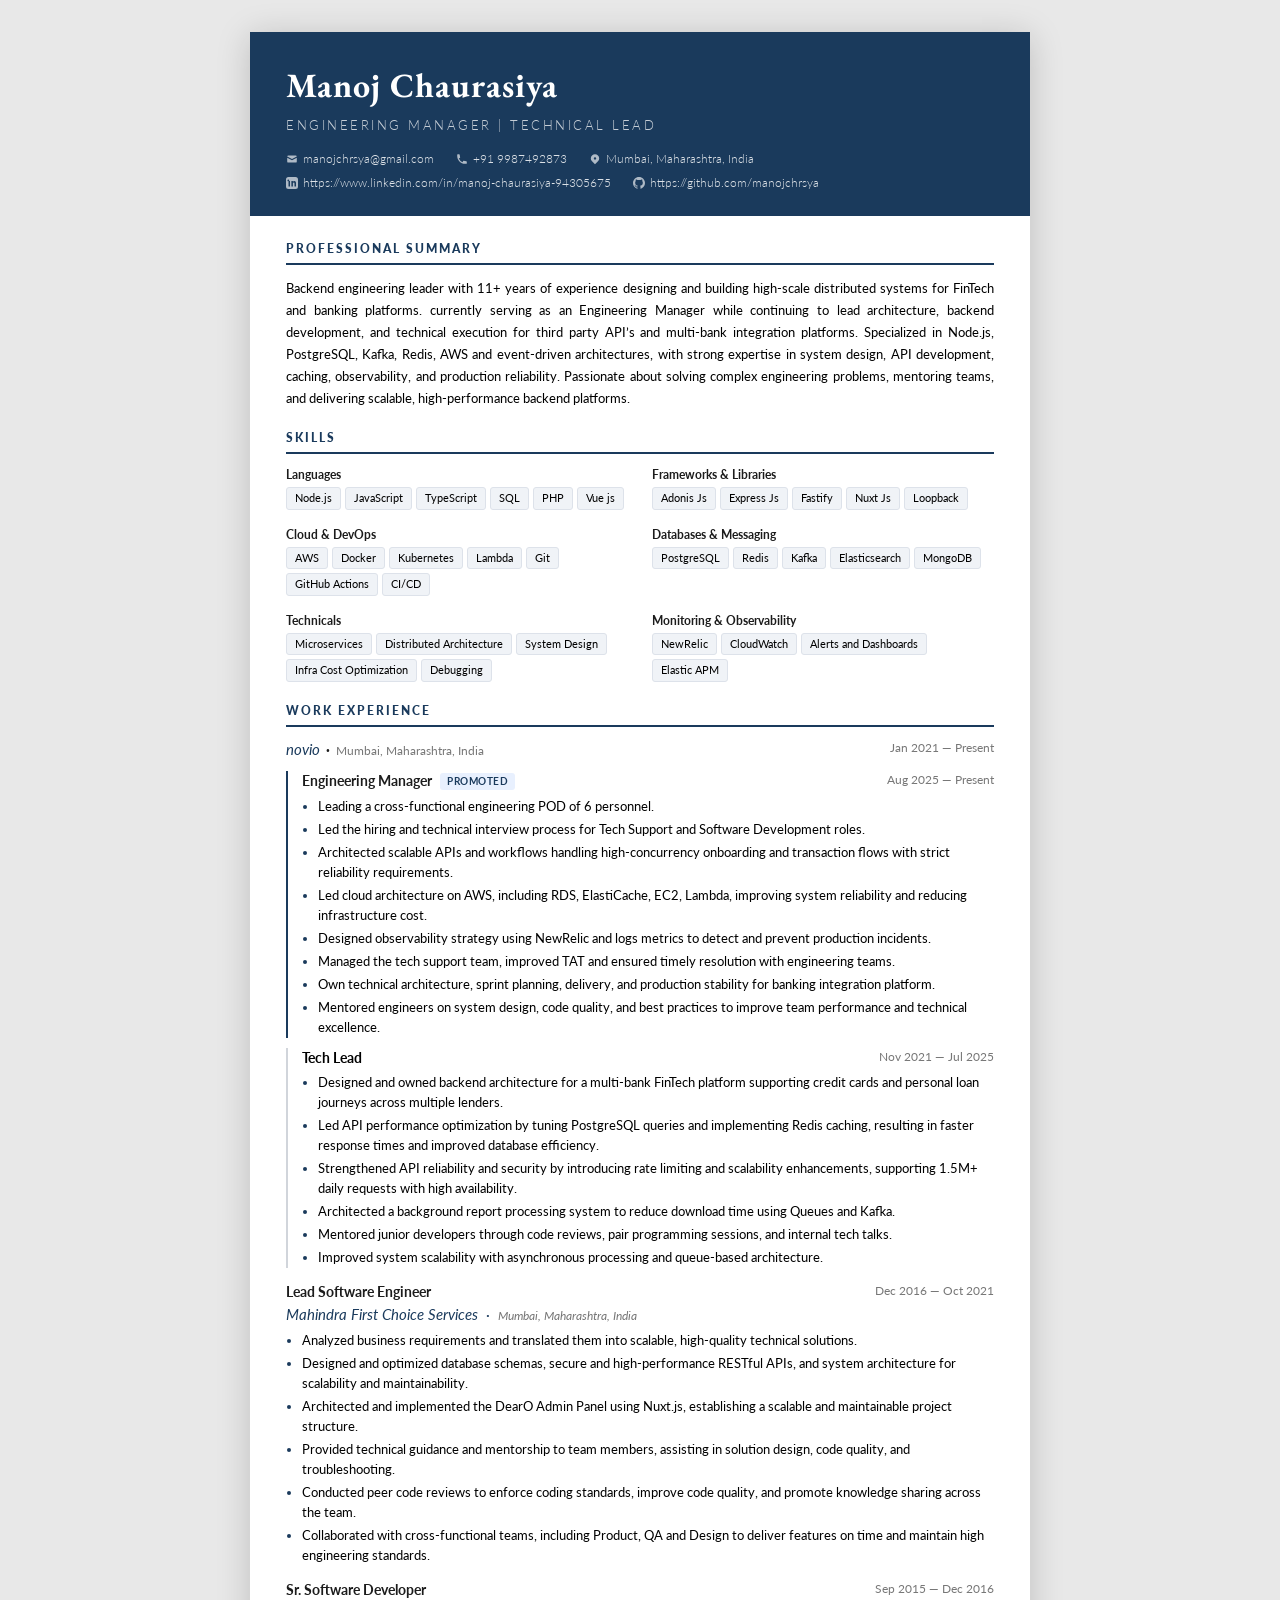
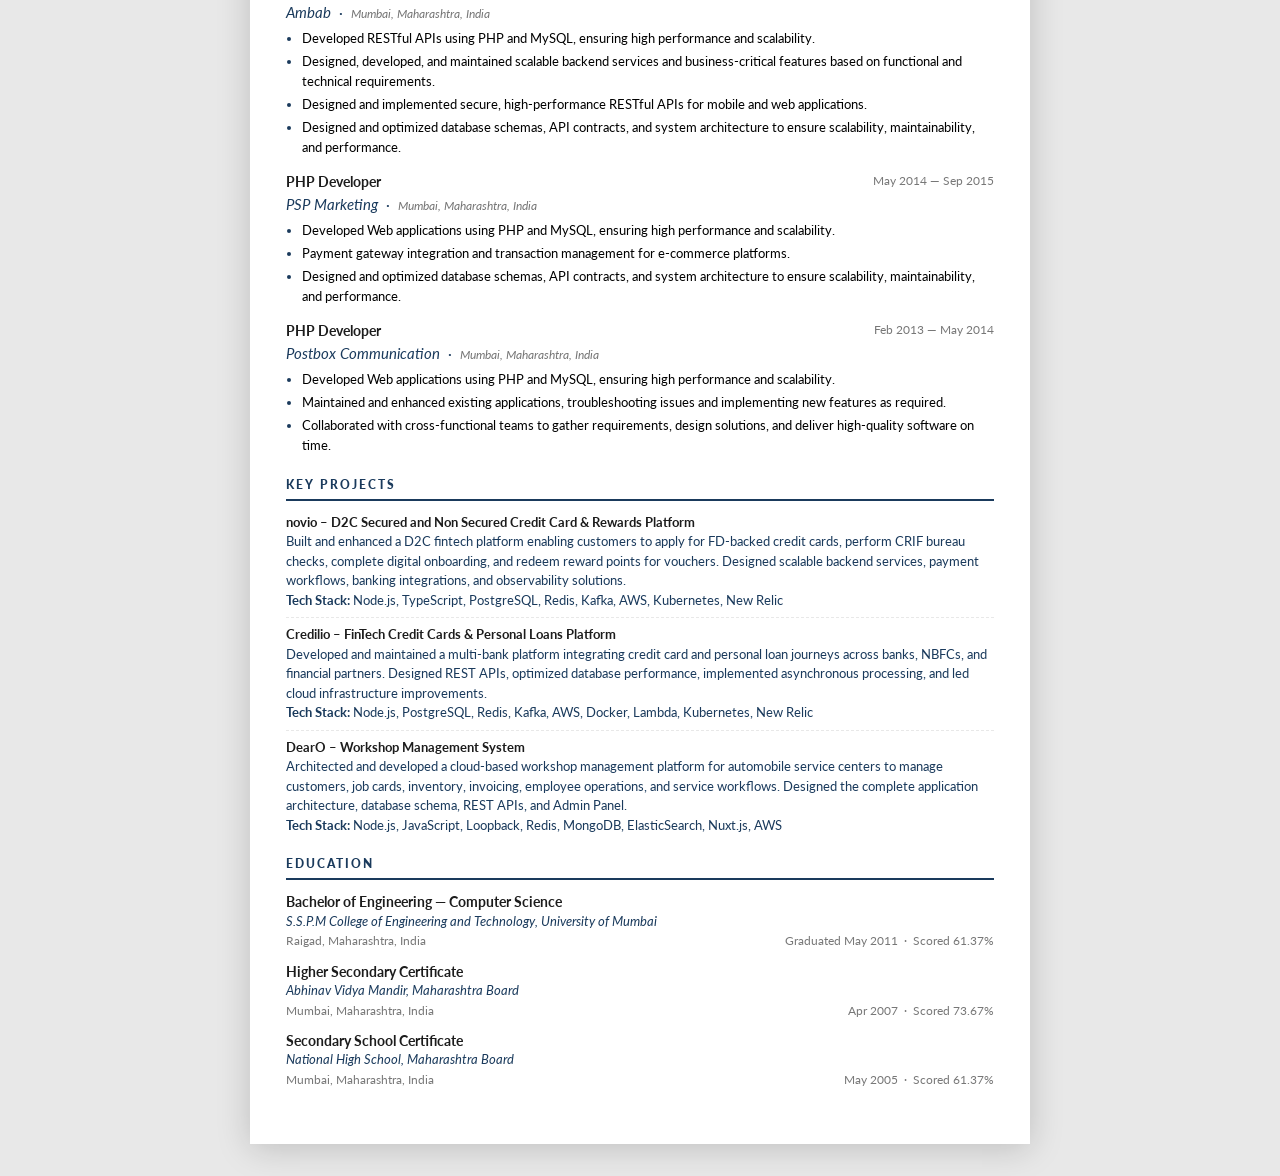
<file: manoj-chaurasiya.html>
<!DOCTYPE html>
<html lang="en">
<head>
<meta charset="UTF-8">
<meta name="viewport" content="width=device-width, initial-scale=1.0">
<title>Classic Resume</title>
<style>
  @import url('https://fonts.googleapis.com/css2?family=EB+Garamond:ital,wght@0,400;0,600;0,700;1,400&family=Lato:wght@300;400;700;900&display=swap');

  *, *::before, *::after { box-sizing: border-box; margin: 0; padding: 0; }

  :root {
    --accent: #1a3a5c;      /* dark navy — header bg */
    --rule:   #1a3a5c;      /* section rule color */
    --text:   #1c1c1c;
    --muted:  #000000;
    --light:  #777777;
    --page-w: 780px;
  }

  body {
    background: #e8e8e8;
    font-family: 'Lato', sans-serif;
    font-size: 13px;
    color: var(--text);
    line-height: 1.5;
    -webkit-print-color-adjust: exact;
    print-color-adjust: exact;
  }

  /* ── PAGE WRAPPER ── */
  .page {
    width: var(--page-w);
    min-height: 1100px;
    margin: 32px auto;
    background: #fff;
    box-shadow: 0 4px 32px rgba(0,0,0,.18);
  }

  /* ── HEADER ── */
  .header {
    background: var(--accent);
    padding: 28px 36px 24px;
    color: #fff;
  }
  .header-name {
    font-family: 'EB Garamond', serif;
    font-size: 34px;
    font-weight: 700;
    letter-spacing: 1px;
    margin-bottom: 5px;
    color: #fff;
  }
  .header-title {
    font-size: 13px;
    font-weight: 300;
    letter-spacing: 2.5px;
    text-transform: uppercase;
    color: rgba(255,255,255,.75);
    margin-bottom: 14px;
  }
  .header-contact {
    display: flex;
    flex-wrap: wrap;
    gap: 6px 22px;
    font-size: 12px;
    font-weight: 300;
    color: rgba(255,255,255,.85);
  }
  .header-contact span {
    display: flex;
    align-items: center;
    gap: 5px;
  }
  .header-contact svg {
    width: 12px;
    height: 12px;
    fill: rgba(255,255,255,.65);
    flex-shrink: 0;
  }

  /* ── BODY ── */
  .body { padding: 24px 36px 36px; }

  /* ── SECTION ── */
  .section { margin-bottom: 20px; }
  .section-title {
    font-family: 'Lato', sans-serif;
    font-size: 12px;
    font-weight: 900;
    letter-spacing: 2px;
    text-transform: uppercase;
    color: var(--accent);
    padding-bottom: 5px;
    border-bottom: 2px solid var(--rule);
    margin-bottom: 12px;
  }

  /* ── SUMMARY ── */
  .summary p {
    font-size: 13px;
    color: var(--muted);
    line-height: 1.7;
    text-align: justify;
  }

  /* ── EXPERIENCE ── */
  .entry { margin-bottom: 14px; }
  .entry:last-child { margin-bottom: 0; }
  .entry-header {
    display: flex;
    justify-content: space-between;
    align-items: flex-start;
    gap: 8px;
    margin-bottom: 2px;
  }
  .entry-role {
    font-size: 13.5px;
    font-weight: 700;
    color: var(--text);
  }
  .entry-date {
    font-size: 11.5px;
    font-weight: 400;
    color: var(--light);
    white-space: nowrap;
    flex-shrink: 0;
  }
  .entry-org {
    font-size: 14.5px;
    font-weight: 400;
    color: var(--accent);
    font-style: italic;
    margin-bottom: 5px;
    text-decoration: none;
  }
  .entry-location {
    font-size: 11.5px;
    color: var(--light);
  }
  .entry ul {
    padding-left: 16px;
    margin-top: 5px;
  }
  .entry ul li {
    font-size: 12.5px;
    color: var(--muted);
    margin-bottom: 3px;
    line-height: 1.6;
  }
  .entry ul li::marker { color: var(--accent); }

  /* ── EDUCATION ── */
  .edu-entry { margin-bottom: 12px; }
  .edu-entry:last-child { margin-bottom: 0; }
  .edu-degree {
    font-size: 13.5px;
    font-weight: 700;
    color: var(--text);
  }
  .edu-school {
    font-size: 12.5px;
    font-weight: 400;
    color: var(--accent);
    font-style: italic;
  }
  .edu-meta {
    display: flex;
    justify-content: space-between;
    font-size: 11.5px;
    color: var(--light);
    margin-top: 1px;
  }

  /* ── SKILLS ── */
  .skills-grid {
    display: grid;
    grid-template-columns: 1fr 1fr;
    gap: 8px 24px;
  }
  .skill-group { }
  .skill-group-name {
    font-size: 12px;
    font-weight: 700;
    color: var(--text);
    margin-bottom: 3px;
  }
  .skill-tags {
    display: flex;
    flex-wrap: wrap;
    gap: 4px;
  }
  .skill-tag {
    font-size: 11px;
    color: var(--muted);
    background: #f0f3f7;
    border: 1px solid #dde2ea;
    padding: 2px 8px;
    border-radius: 3px;
  }

  /* ── CERTIFICATIONS / PROJECTS ── */
  .cert-entry {
    display: flex;
    justify-content: space-between;
    align-items: baseline;
    gap: 8px;
    margin-bottom: 7px;
    padding-bottom: 7px;
    border-bottom: 1px dashed #e8e8e8;
  }
  .cert-entry:last-child { border-bottom: none; margin-bottom: 0; padding-bottom: 0; }
  .cert-name {
    font-size: 13px;
    font-weight: 700;
    color: var(--text);
  }
  .cert-issuer {
    font-size: 13px;
    color: var(--accent);
  }
  .cert-date {
    font-size: 11.5px;
    color: var(--light);
    white-space: nowrap;
    flex-shrink: 0;
  }

  /* ── TWO-COLUMN BOTTOM ── */
  .two-col {
    display: grid;
    grid-template-columns: 1fr 1fr;
    gap: 0 32px;
  }

  /* ── DIVIDER ── */
  .divider {
    height: 1px;
    background: #eaeaea;
    margin: 4px 0 20px;
  }

  /* ── PRINT ── */
  @media print {
    body { background: #fff; }
    .page { margin: 0; box-shadow: none; width: 100%; }
  }
</style>
</head>
<body>
<div class="page">

  <!-- ── HEADER ── -->
  <header class="header">
    <div class="header-name">Manoj Chaurasiya</div>
    <div class="header-title">Engineering Manager | Technical Lead</div>
    <div class="header-contact">
      <span>
        <!-- Email icon -->
        <svg viewBox="0 0 20 20"><path d="M2.003 5.884L10 9.882l7.997-3.998A2 2 0 0016 4H4a2 2 0 00-1.997 1.884z"/><path d="M18 8.118l-8 4-8-4V14a2 2 0 002 2h12a2 2 0 002-2V8.118z"/></svg>
        manojchrsya@gmail.com
      </span>
      <span>
        <!-- Phone icon -->
        <svg viewBox="0 0 20 20"><path d="M2 3a1 1 0 011-1h2.153a1 1 0 01.986.836l.74 4.435a1 1 0 01-.54 1.06l-1.548.773a11.037 11.037 0 006.105 6.105l.774-1.548a1 1 0 011.059-.54l4.435.74a1 1 0 01.836.986V17a1 1 0 01-1 1h-2C7.82 18 2 12.18 2 5V3z"/></svg>
        +91 9987492873
      </span>
      <span>
        <!-- Location icon -->
        <svg viewBox="0 0 20 20"><path fill-rule="evenodd" d="M5.05 4.05a7 7 0 119.9 9.9L10 18.9l-4.95-4.95a7 7 0 010-9.9zM10 11a2 2 0 100-4 2 2 0 000 4z" clip-rule="evenodd"/></svg>
        Mumbai, Maharashtra, India
      </span>
      <span>
        <!-- LinkedIn icon -->
        <svg viewBox="0 0 24 24"><path d="M19 0H5a5 5 0 00-5 5v14a5 5 0 005 5h14a5 5 0 005-5V5a5 5 0 00-5-5zM8 19H5V8h3v11zM6.5 6.7A1.8 1.8 0 114.7 5a1.8 1.8 0 011.8 1.7zM20 19h-3v-5.6c0-1.3-.5-2.2-1.6-2.2a1.7 1.7 0 00-1.6 1.2 2.2 2.2 0 000 .8V19h-3V8h3v1.5a3.2 3.2 0 012.9-1.6c2.1 0 3.3 1.4 3.3 4.3V19z"/></svg>
        https://www.linkedin.com/in/manoj-chaurasiya-94305675
      </span>
      <span>
        <!-- GitHub icon -->
        <svg viewBox="0 0 24 24"><path d="M12 0C5.37 0 0 5.37 0 12c0 5.3 3.44 9.8 8.2 11.38.6.11.82-.26.82-.58v-2.03c-3.34.72-4.04-1.61-4.04-1.61-.54-1.38-1.33-1.74-1.33-1.74-1.09-.74.08-.73.08-.73 1.2.09 1.84 1.24 1.84 1.24 1.07 1.83 2.8 1.3 3.49 1 .1-.78.42-1.3.76-1.6-2.67-.3-5.47-1.33-5.47-5.93 0-1.31.47-2.38 1.24-3.22-.14-.3-.54-1.52.1-3.18 0 0 1.01-.32 3.3 1.23a11.5 11.5 0 016 0c2.3-1.55 3.3-1.23 3.3-1.23.65 1.66.24 2.88.12 3.18.77.84 1.23 1.91 1.23 3.22 0 4.61-2.8 5.63-5.48 5.92.43.37.81 1.1.81 2.22v3.29c0 .32.22.7.83.58C20.57 21.8 24 17.3 24 12c0-6.63-5.37-12-12-12z"/></svg>
        https://github.com/manojchrsya
      </span>
    </div>
  </header>

  <!-- ── BODY ── -->
  <div class="body">

    <!-- SUMMARY -->
    <div class="section summary">
      <div class="section-title">Professional Summary</div>
      <p>
        Backend engineering leader with 11+ years of experience designing and building
        high-scale distributed systems for FinTech and banking platforms. currently serving as
        an Engineering Manager while continuing to lead architecture, backend development,
        and technical execution for third party API’s and multi-bank integration platforms.
        Specialized in Node.js, PostgreSQL, Kafka, Redis, AWS and event-driven architectures,
        with strong expertise in system design, API development, caching, observability, and
        production reliability. Passionate about solving complex engineering problems,
        mentoring teams, and delivering scalable, high-performance backend platforms.
      </p>
    </div>

        <!-- SKILLS -->
    <div class="section">
      <div class="section-title">Skills</div>
      <div class="skills-grid">
        <div class="skill-group">
          <div class="skill-group-name">Languages</div>
          <div class="skill-tags">
            <span class="skill-tag">Node.js</span>
            <span class="skill-tag">JavaScript</span>
            <span class="skill-tag">TypeScript</span>
            <span class="skill-tag">SQL</span>
            <span class="skill-tag">PHP</span>
            <span class="skill-tag">Vue js</span>
          </div>
        </div>
        <div class="skill-group">
          <div class="skill-group-name">Frameworks & Libraries</div>
          <div class="skill-tags">
            <span class="skill-tag">Adonis Js</span>
            <span class="skill-tag">Express Js</span>
            <span class="skill-tag">Fastify</span>
            <span class="skill-tag">Nuxt Js</span>
            <span class="skill-tag">Loopback</span>
          </div>
        </div>
        <div class="skill-group" style="margin-top:8px">
          <div class="skill-group-name">Cloud & DevOps</div>
          <div class="skill-tags">
            <span class="skill-tag">AWS</span>
            <span class="skill-tag">Docker</span>
            <span class="skill-tag">Kubernetes</span>
            <span class="skill-tag">Lambda</span>
            <span class="skill-tag">Git</span>
            <span class="skill-tag">GitHub Actions</span>
            <span class="skill-tag">CI/CD</span>
          </div>
        </div>
        <div class="skill-group" style="margin-top:8px">
          <div class="skill-group-name">Databases & Messaging</div>
          <div class="skill-tags">
            <span class="skill-tag">PostgreSQL</span>
            <span class="skill-tag">Redis</span>
            <span class="skill-tag">Kafka</span>
            <span class="skill-tag">Elasticsearch</span>
            <span class="skill-tag">MongoDB</span>
          </div>
        </div>
        <div class="skill-group" style="margin-top:8px">
          <div class="skill-group-name">Technicals</div>
          <div class="skill-tags">
            <span class="skill-tag">Microservices</span>
            <span class="skill-tag">Distributed Architecture</span>
            <span class="skill-tag">System Design</span>
            <span class="skill-tag">Infra Cost Optimization</span>
            <span class="skill-tag">Debugging</span>
          </div>
        </div>
        <div class="skill-group" style="margin-top:8px">
          <div class="skill-group-name">Monitoring & Observability</div>
          <div class="skill-tags">
            <span class="skill-tag">NewRelic</span>
            <span class="skill-tag">CloudWatch</span>
            <span class="skill-tag">Alerts and Dashboards</span>
            <span class="skill-tag">Elastic APM</span>
          </div>
        </div>
      </div>
    </div>

    <!-- EXPERIENCE -->
    <div class="section">
      <div class="section-title">Work Experience</div>

      <!-- Promotion block: same company, two roles -->
      <div class="entry">

        <!-- Company header (shared) -->
        <div class="entry-header" style="margin-bottom:6px;">
          <div class="entry-org" style="font-style:normal; font-weight:700; font-size:13.5px; color:var(--text);">
            <a href="https://www.novio.in/" class="entry-org" target="_blank">novio</a> &nbsp;·&nbsp; <span style="font-weight:400; font-size:12px; color:var(--light);">Mumbai, Maharashtra, India</span>
          </div>
          <div class="entry-date">Jan 2021 — Present</div>
        </div>

        <!-- Role 2: Current (promoted) -->
        <div style="padding-left:14px; border-left:2px solid var(--accent); margin-bottom:10px;">
          <div class="entry-header">
            <div style="display:flex; align-items:center; gap:8px;">
              <div class="entry-role">Engineering Manager</div>
              <span style="font-size:10px; font-weight:700; background:#e8f0fe; color:#1a3a5c; padding:1px 7px; border-radius:3px; letter-spacing:.5px; text-transform:uppercase;">Promoted</span>
            </div>
            <div class="entry-date">Aug 2025 — Present</div>
          </div>
          <ul>
            <li>Leading a cross-functional engineering POD of 6 personnel.</li>
            <li>Led the hiring and technical interview process for Tech Support and Software Development roles.</li>
            <li>Architected scalable APIs and workflows handling high-concurrency onboarding and transaction flows with strict reliability requirements.</li>
            <li>Led cloud architecture on AWS, including RDS, ElastiCache, EC2, Lambda, improving system reliability and reducing infrastructure cost.</li>
            <li>Designed observability strategy using NewRelic and logs metrics to detect and prevent production incidents.</li>
            <li>Managed the tech support team, improved TAT and ensured timely resolution with engineering teams.</li>
            <li>Own technical architecture, sprint planning, delivery, and production stability for banking integration platform.</li>
            <li>Mentored engineers on system design, code quality, and best practices to improve team performance and technical excellence.</li>
          </ul>
        </div>

        <!-- Role 1: Previous -->
        <div style="padding-left:14px; border-left:2px solid #d1d5db; margin-bottom:2px;">
          <div class="entry-header">
            <div class="entry-role" style="color:var(--muted);">Tech Lead</div>
            <div class="entry-date">Nov 2021 — Jul 2025</div>
          </div>
          <ul>
            <li>Designed and owned backend architecture for a multi-bank FinTech platform supporting credit cards and personal loan journeys across multiple lenders.</li>
            <li>Led API performance optimization by tuning PostgreSQL queries and implementing Redis caching, resulting in faster response times and improved database efficiency.</li>
            <li>Strengthened API reliability and security by introducing rate limiting and scalability enhancements, supporting 1.5M+ daily requests with high availability.</li>
            <li>Architected a background report processing system to reduce download time using Queues and Kafka.</li>
            <li>Mentored junior developers through code reviews, pair programming sessions, and internal tech talks.</li>
            <li>Improved system scalability with asynchronous processing and queue-based architecture.</li>
          </ul>
        </div>

      </div>

      <div class="entry">
        <div class="entry-header">
          <div class="entry-role">Lead Software Engineer</div>
          <div class="entry-date">Dec 2016 — Oct 2021</div>
        </div>
        <div class="entry-org">Mahindra First Choice Services &nbsp;·&nbsp; <span class="entry-location">Mumbai, Maharashtra, India</span></div>
        <ul>
          <li>Analyzed business requirements and translated them into scalable, high-quality technical solutions.</li>
          <li>Designed and optimized database schemas, secure and high-performance RESTful APIs, and system architecture for scalability and maintainability.</li>
          <li>Architected and implemented the DearO Admin Panel using Nuxt.js, establishing a scalable and maintainable project structure.</li>
          <li>Provided technical guidance and mentorship to team members, assisting in solution design, code quality, and troubleshooting.</li>
          <li>Conducted peer code reviews to enforce coding standards, improve code quality, and promote knowledge sharing across the team.</li>
          <li>Collaborated with cross-functional teams, including Product, QA and Design to deliver features on time and maintain high engineering standards.</li>
        </ul>
      </div>

      <div class="entry">
        <div class="entry-header">
          <div class="entry-role">Sr. Software Developer</div>
          <div class="entry-date">Sep 2015 — Dec 2016</div>
        </div>
        <div class="entry-org">Ambab &nbsp;·&nbsp; <span class="entry-location">Mumbai, Maharashtra, India</span></div>
        <ul>
          <li>Developed RESTful APIs using PHP and MySQL, ensuring high performance and scalability.</li>
          <li>Designed, developed, and maintained scalable backend services and business-critical features based on functional and technical requirements.</li>
          <li>Designed and implemented secure, high-performance RESTful APIs for mobile and web applications.</li>
          <li>Designed and optimized database schemas, API contracts, and system architecture to ensure scalability, maintainability, and performance.</li>
        </ul>
      </div>

      <div class="entry">
        <div class="entry-header">
          <div class="entry-role">PHP Developer</div>
          <div class="entry-date">May 2014 — Sep 2015</div>
        </div>
        <div class="entry-org">PSP Marketing &nbsp;·&nbsp; <span class="entry-location">Mumbai, Maharashtra, India</span></div>
        <ul>
          <li>Developed Web applications using PHP and MySQL, ensuring high performance and scalability.</li>
          <li>Payment gateway integration and transaction management for e-commerce platforms.</li>
          <li>Designed and optimized database schemas, API contracts, and system architecture to ensure scalability, maintainability, and performance.</li>
        </ul>
      </div>

      <div class="entry">
        <div class="entry-header">
          <div class="entry-role">PHP Developer</div>
          <div class="entry-date">Feb 2013 — May 2014</div>
        </div>
        <div class="entry-org">Postbox Communication &nbsp;·&nbsp; <span class="entry-location">Mumbai, Maharashtra, India</span></div>
        <ul>
          <li>Developed Web applications using PHP and MySQL, ensuring high performance and scalability.</li>
          <li>Maintained and enhanced existing applications, troubleshooting issues and implementing new features as required.</li>
          <li>Collaborated with cross-functional teams to gather requirements, design solutions, and deliver high-quality software on time.</li>
        </ul>
      </div>
    </div>

    <div class="section">
      <div class="section-title">Key Projects</div>

      <div class="cert-entry">
        <div>
          <div class="cert-name">novio – D2C Secured and Non Secured Credit Card & Rewards Platform</div>
          <div class="cert-issuer">
            Built and enhanced a D2C fintech platform enabling customers to apply for FD-backed credit cards, 
            perform CRIF bureau checks, complete digital onboarding, and redeem reward points for vouchers. 
            Designed scalable backend services, payment workflows, banking integrations, and observability solutions.
            <br><strong>Tech Stack:</strong> Node.js, TypeScript, PostgreSQL, Redis, Kafka, AWS, Kubernetes, New Relic
          </div>
        </div>
      </div>

      <div class="cert-entry">
        <div>
          <div class="cert-name">Credilio – FinTech Credit Cards & Personal Loans Platform</div>
          <div class="cert-issuer">
            Developed and maintained a multi-bank platform integrating credit card and personal loan journeys across banks, NBFCs, and financial partners.
            Designed REST APIs, optimized database performance, implemented asynchronous processing, and led cloud infrastructure improvements.
            <br><strong>Tech Stack:</strong> Node.js, PostgreSQL, Redis, Kafka, AWS, Docker, Lambda, Kubernetes, New Relic
          </div>
        </div>
      </div>

      <div class="cert-entry">
        <div>
          <div class="cert-name">DearO – Workshop Management System</div>
          <div class="cert-issuer">
            Architected and developed a cloud-based workshop management platform for automobile service centers to manage customers, job cards,
            inventory, invoicing, employee operations, and service workflows.
            Designed the complete application architecture, database schema, REST APIs, and Admin Panel.
            <br><strong>Tech Stack:</strong> Node.js, JavaScript, Loopback, Redis, MongoDB, ElasticSearch, Nuxt.js, AWS
          </div>
        </div>
      </div>
    </div>

     <!-- EDUCATION -->
    <div class="section">
      <div class="section-title">Education</div>

      <div class="edu-entry">
        <div class="edu-degree">Bachelor of Engineering — Computer Science</div>
        <div class="edu-school">S.S.P.M College of Engineering and Technology, University of Mumbai</div>
        <div class="edu-meta">
          <span>Raigad, Maharashtra, India</span>
          <span>Graduated May 2011 &nbsp;·&nbsp; Scored 61.37%</span>
        </div>
      </div>

      <div class="edu-entry">
        <div class="edu-degree">Higher Secondary Certificate</div>
        <div class="edu-school">Abhinav Vidya Mandir, Maharashtra Board</div>
        <div class="edu-meta">
          <span>Mumbai, Maharashtra, India</span>
          <span>Apr 2007 &nbsp;·&nbsp; Scored 73.67%</span>
        </div>
      </div>

      <div class="edu-entry">
        <div class="edu-degree">Secondary School Certificate</div>
        <div class="edu-school">National High School, Maharashtra Board</div>
        <div class="edu-meta">
          <span>Mumbai, Maharashtra, India</span>
          <span>May 2005 &nbsp;·&nbsp; Scored 61.37%</span>
        </div>
      </div>
    </div>

  </div><!-- /body -->
</div><!-- /page -->
</body>
</html>
</file>
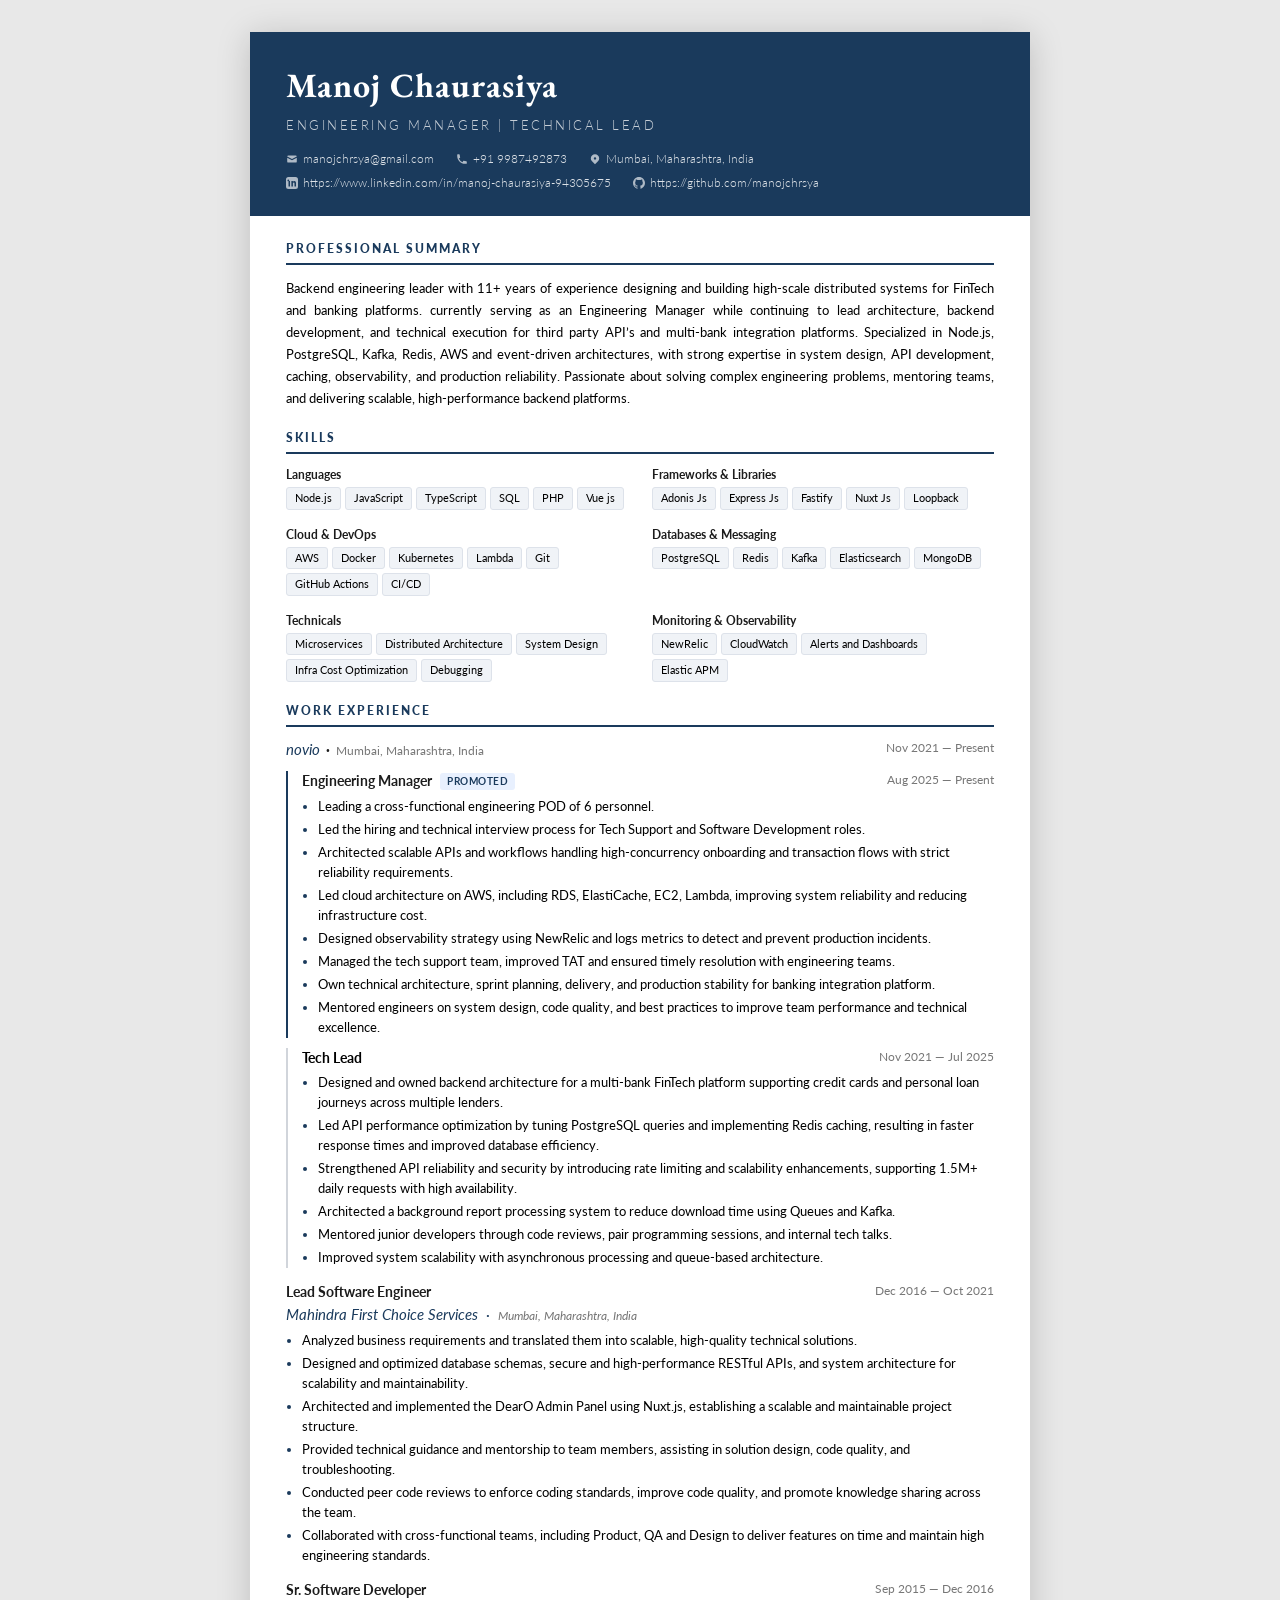
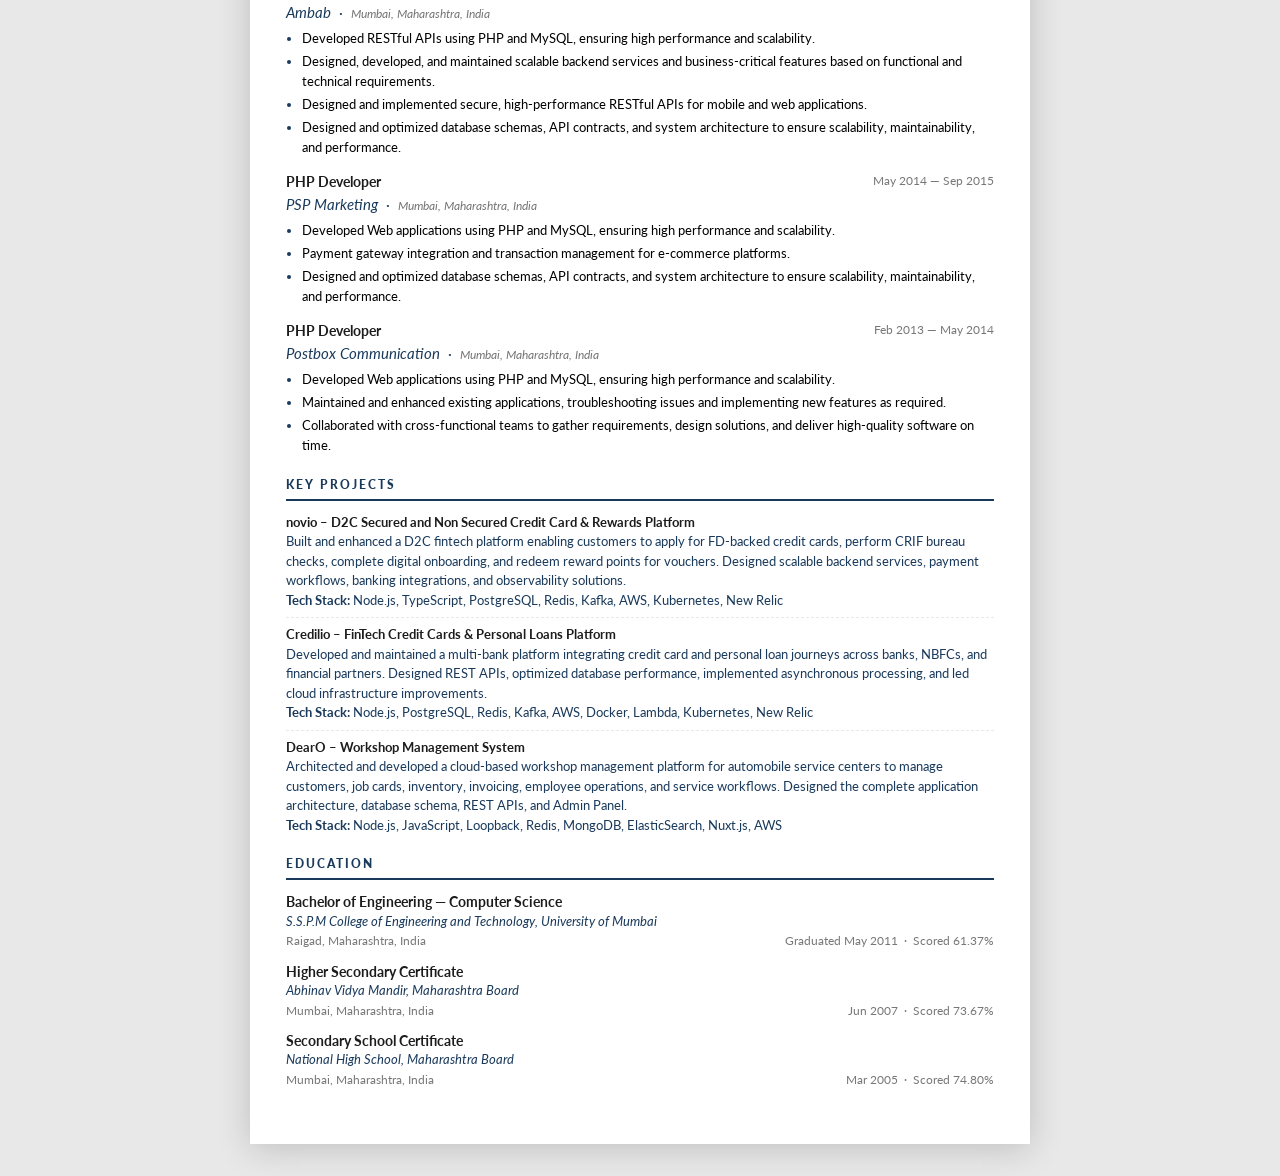
<file: resume.html>
<!DOCTYPE html>
<html lang="en">
<head>
<meta charset="UTF-8">
<meta name="viewport" content="width=device-width, initial-scale=1.0">
<style>
  @import url('https://fonts.googleapis.com/css2?family=EB+Garamond:ital,wght@0,400;0,600;0,700;1,400&family=Lato:wght@300;400;700;900&display=swap');

  *, *::before, *::after { box-sizing: border-box; margin: 0; padding: 0; }

  :root {
    --accent: #1a3a5c;      /* dark navy — header bg */
    --rule:   #1a3a5c;      /* section rule color */
    --text:   #1c1c1c;
    --muted:  #000000;
    --light:  #777777;
    --page-w: 780px;
  }

  body {
    background: #e8e8e8;
    font-family: 'Lato', sans-serif;
    font-size: 13px;
    color: var(--text);
    line-height: 1.5;
    -webkit-print-color-adjust: exact;
    print-color-adjust: exact;
  }

  /* ── PAGE WRAPPER ── */
  .page {
    width: var(--page-w);
    min-height: 1100px;
    margin: 32px auto;
    background: #fff;
    box-shadow: 0 4px 32px rgba(0,0,0,.18);
  }

  /* ── HEADER ── */
  .header {
    background: var(--accent);
    padding: 28px 36px 24px;
    color: #fff;
  }
  .header-name {
    font-family: 'EB Garamond', serif;
    font-size: 34px;
    font-weight: 700;
    letter-spacing: 1px;
    margin-bottom: 5px;
    color: #fff;
  }
  .header-title {
    font-size: 13px;
    font-weight: 300;
    letter-spacing: 2.5px;
    text-transform: uppercase;
    color: rgba(255,255,255,.75);
    margin-bottom: 14px;
  }
  .header-contact {
    display: flex;
    flex-wrap: wrap;
    gap: 6px 22px;
    font-size: 12px;
    font-weight: 300;
    color: rgba(255,255,255,.85);
  }
  .header-contact span {
    display: flex;
    align-items: center;
    gap: 5px;
  }
  .header-contact svg {
    width: 12px;
    height: 12px;
    fill: rgba(255,255,255,.65);
    flex-shrink: 0;
  }

  /* ── BODY ── */
  .body { padding: 24px 36px 36px; }

  /* ── SECTION ── */
  .section { margin-bottom: 20px; }
  .section-title {
    font-family: 'Lato', sans-serif;
    font-size: 12px;
    font-weight: 900;
    letter-spacing: 2px;
    text-transform: uppercase;
    color: var(--accent);
    padding-bottom: 5px;
    border-bottom: 2px solid var(--rule);
    margin-bottom: 12px;
  }

  /* ── SUMMARY ── */
  .summary p {
    font-size: 13px;
    color: var(--muted);
    line-height: 1.7;
    text-align: justify;
  }

  /* ── EXPERIENCE ── */
  .entry { margin-bottom: 14px; }
  .entry:last-child { margin-bottom: 0; }
  .entry-header {
    display: flex;
    justify-content: space-between;
    align-items: flex-start;
    gap: 8px;
    margin-bottom: 2px;
  }
  .entry-role {
    font-size: 13.5px;
    font-weight: 700;
    color: var(--text);
  }
  .entry-date {
    font-size: 11.5px;
    font-weight: 400;
    color: var(--light);
    white-space: nowrap;
    flex-shrink: 0;
  }
  .entry-org {
    font-size: 14.5px;
    font-weight: 400;
    color: var(--accent);
    font-style: italic;
    margin-bottom: 5px;
    text-decoration: none;
  }
  .entry-location {
    font-size: 11.5px;
    color: var(--light);
  }
  .entry ul {
    padding-left: 16px;
    margin-top: 5px;
  }
  .entry ul li {
    font-size: 12.5px;
    color: var(--muted);
    margin-bottom: 3px;
    line-height: 1.6;
  }
  .entry ul li::marker { color: var(--accent); }

  /* ── EDUCATION ── */
  .edu-entry { margin-bottom: 12px; }
  .edu-entry:last-child { margin-bottom: 0; }
  .edu-degree {
    font-size: 13.5px;
    font-weight: 700;
    color: var(--text);
  }
  .edu-school {
    font-size: 12.5px;
    font-weight: 400;
    color: var(--accent);
    font-style: italic;
  }
  .edu-meta {
    display: flex;
    justify-content: space-between;
    font-size: 11.5px;
    color: var(--light);
    margin-top: 1px;
  }

  /* ── SKILLS ── */
  .skills-grid {
    display: grid;
    grid-template-columns: 1fr 1fr;
    gap: 8px 24px;
  }

  .skill-group-name {
    font-size: 12px;
    font-weight: 700;
    color: var(--text);
    margin-bottom: 3px;
  }
  .skill-tags {
    display: flex;
    flex-wrap: wrap;
    gap: 4px;
  }
  .skill-tag {
    font-size: 11px;
    color: var(--muted);
    background: #f0f3f7;
    border: 1px solid #dde2ea;
    padding: 2px 8px;
    border-radius: 3px;
  }

  /* ── CERTIFICATIONS / PROJECTS ── */
  .cert-entry {
    display: flex;
    justify-content: space-between;
    align-items: baseline;
    gap: 8px;
    margin-bottom: 7px;
    padding-bottom: 7px;
    border-bottom: 1px dashed #e8e8e8;
  }
  .cert-entry:last-child { border-bottom: none; margin-bottom: 0; padding-bottom: 0; }
  .cert-name {
    font-size: 13px;
    font-weight: 700;
    color: var(--text);
  }
  .cert-issuer {
    font-size: 13px;
    color: var(--accent);
  }
  .cert-date {
    font-size: 11.5px;
    color: var(--light);
    white-space: nowrap;
    flex-shrink: 0;
  }

  /* ── TWO-COLUMN BOTTOM ── */
  .two-col {
    display: grid;
    grid-template-columns: 1fr 1fr;
    gap: 0 32px;
  }

  /* ── DIVIDER ── */
  .divider {
    height: 1px;
    background: #eaeaea;
    margin: 4px 0 20px;
  }

  /* ── PRINT ── */
  @media print {
    body { background: #fff; }
    .page { margin: 0; box-shadow: none; width: 100%; }
  }
</style>
</head>
<body>
<div class="page">

  <!-- ── HEADER ── -->
  <header class="header">
    <div class="header-name">Manoj Chaurasiya</div>
    <div class="header-title">Engineering Manager | Technical Lead</div>
    <div class="header-contact">
      <span>
        <!-- Email icon -->
        <svg viewBox="0 0 20 20"><path d="M2.003 5.884L10 9.882l7.997-3.998A2 2 0 0016 4H4a2 2 0 00-1.997 1.884z"/><path d="M18 8.118l-8 4-8-4V14a2 2 0 002 2h12a2 2 0 002-2V8.118z"/></svg>
        manojchrsya@gmail.com
      </span>
      <span>
        <!-- Phone icon -->
        <svg viewBox="0 0 20 20"><path d="M2 3a1 1 0 011-1h2.153a1 1 0 01.986.836l.74 4.435a1 1 0 01-.54 1.06l-1.548.773a11.037 11.037 0 006.105 6.105l.774-1.548a1 1 0 011.059-.54l4.435.74a1 1 0 01.836.986V17a1 1 0 01-1 1h-2C7.82 18 2 12.18 2 5V3z"/></svg>
        +91 9987492873
      </span>
      <span>
        <!-- Location icon -->
        <svg viewBox="0 0 20 20"><path fill-rule="evenodd" d="M5.05 4.05a7 7 0 119.9 9.9L10 18.9l-4.95-4.95a7 7 0 010-9.9zM10 11a2 2 0 100-4 2 2 0 000 4z" clip-rule="evenodd"/></svg>
        Mumbai, Maharashtra, India
      </span>
      <span>
        <!-- LinkedIn icon -->
        <svg viewBox="0 0 24 24"><path d="M19 0H5a5 5 0 00-5 5v14a5 5 0 005 5h14a5 5 0 005-5V5a5 5 0 00-5-5zM8 19H5V8h3v11zM6.5 6.7A1.8 1.8 0 114.7 5a1.8 1.8 0 011.8 1.7zM20 19h-3v-5.6c0-1.3-.5-2.2-1.6-2.2a1.7 1.7 0 00-1.6 1.2 2.2 2.2 0 000 .8V19h-3V8h3v1.5a3.2 3.2 0 012.9-1.6c2.1 0 3.3 1.4 3.3 4.3V19z"/></svg>
        https://www.linkedin.com/in/manoj-chaurasiya-94305675
      </span>
      <span>
        <!-- GitHub icon -->
        <svg viewBox="0 0 24 24"><path d="M12 0C5.37 0 0 5.37 0 12c0 5.3 3.44 9.8 8.2 11.38.6.11.82-.26.82-.58v-2.03c-3.34.72-4.04-1.61-4.04-1.61-.54-1.38-1.33-1.74-1.33-1.74-1.09-.74.08-.73.08-.73 1.2.09 1.84 1.24 1.84 1.24 1.07 1.83 2.8 1.3 3.49 1 .1-.78.42-1.3.76-1.6-2.67-.3-5.47-1.33-5.47-5.93 0-1.31.47-2.38 1.24-3.22-.14-.3-.54-1.52.1-3.18 0 0 1.01-.32 3.3 1.23a11.5 11.5 0 016 0c2.3-1.55 3.3-1.23 3.3-1.23.65 1.66.24 2.88.12 3.18.77.84 1.23 1.91 1.23 3.22 0 4.61-2.8 5.63-5.48 5.92.43.37.81 1.1.81 2.22v3.29c0 .32.22.7.83.58C20.57 21.8 24 17.3 24 12c0-6.63-5.37-12-12-12z"/></svg>
        https://github.com/manojchrsya
      </span>
    </div>
  </header>

  <!-- ── BODY ── -->
  <div class="body">

    <!-- SUMMARY -->
    <div class="section summary">
      <div class="section-title">Professional Summary</div>
      <p>
        Backend engineering leader with 11+ years of experience designing and building
        high-scale distributed systems for FinTech and banking platforms. currently serving as
        an Engineering Manager while continuing to lead architecture, backend development,
        and technical execution for third party API’s and multi-bank integration platforms.
        Specialized in Node.js, PostgreSQL, Kafka, Redis, AWS and event-driven architectures,
        with strong expertise in system design, API development, caching, observability, and
        production reliability. Passionate about solving complex engineering problems,
        mentoring teams, and delivering scalable, high-performance backend platforms.
      </p>
    </div>

        <!-- SKILLS -->
    <div class="section">
      <div class="section-title">Skills</div>
      <div class="skills-grid">
        <div class="skill-group">
          <div class="skill-group-name">Languages</div>
          <div class="skill-tags">
            <span class="skill-tag">Node.js</span>
            <span class="skill-tag">JavaScript</span>
            <span class="skill-tag">TypeScript</span>
            <span class="skill-tag">SQL</span>
            <span class="skill-tag">PHP</span>
            <span class="skill-tag">Vue js</span>
          </div>
        </div>
        <div class="skill-group">
          <div class="skill-group-name">Frameworks & Libraries</div>
          <div class="skill-tags">
            <span class="skill-tag">Adonis Js</span>
            <span class="skill-tag">Express Js</span>
            <span class="skill-tag">Fastify</span>
            <span class="skill-tag">Nuxt Js</span>
            <span class="skill-tag">Loopback</span>
          </div>
        </div>
        <div class="skill-group" style="margin-top:8px">
          <div class="skill-group-name">Cloud & DevOps</div>
          <div class="skill-tags">
            <span class="skill-tag">AWS</span>
            <span class="skill-tag">Docker</span>
            <span class="skill-tag">Kubernetes</span>
            <span class="skill-tag">Lambda</span>
            <span class="skill-tag">Git</span>
            <span class="skill-tag">GitHub Actions</span>
            <span class="skill-tag">CI/CD</span>
          </div>
        </div>
        <div class="skill-group" style="margin-top:8px">
          <div class="skill-group-name">Databases & Messaging</div>
          <div class="skill-tags">
            <span class="skill-tag">PostgreSQL</span>
            <span class="skill-tag">Redis</span>
            <span class="skill-tag">Kafka</span>
            <span class="skill-tag">Elasticsearch</span>
            <span class="skill-tag">MongoDB</span>
          </div>
        </div>
        <div class="skill-group" style="margin-top:8px">
          <div class="skill-group-name">Technicals</div>
          <div class="skill-tags">
            <span class="skill-tag">Microservices</span>
            <span class="skill-tag">Distributed Architecture</span>
            <span class="skill-tag">System Design</span>
            <span class="skill-tag">Infra Cost Optimization</span>
            <span class="skill-tag">Debugging</span>
          </div>
        </div>
        <div class="skill-group" style="margin-top:8px">
          <div class="skill-group-name">Monitoring & Observability</div>
          <div class="skill-tags">
            <span class="skill-tag">NewRelic</span>
            <span class="skill-tag">CloudWatch</span>
            <span class="skill-tag">Alerts and Dashboards</span>
            <span class="skill-tag">Elastic APM</span>
          </div>
        </div>
      </div>
    </div>

    <!-- EXPERIENCE -->
    <div class="section">
      <div class="section-title">Work Experience</div>

      <!-- Promotion block: same company, two roles -->
      <div class="entry">

        <!-- Company header (shared) -->
        <div class="entry-header" style="margin-bottom:6px;">
          <div class="entry-org" style="font-style:normal; font-weight:700; font-size:13.5px; color:var(--text);">
            <a href="https://www.novio.in/" class="entry-org" target="_blank">novio</a> &nbsp;·&nbsp; <span style="font-weight:400; font-size:12px; color:var(--light);">Mumbai, Maharashtra, India</span>
          </div>
          <div class="entry-date">Nov 2021 — Present</div>
        </div>

        <!-- Role 2: Current (promoted) -->
        <div style="padding-left:14px; border-left:2px solid var(--accent); margin-bottom:10px;">
          <div class="entry-header">
            <div style="display:flex; align-items:center; gap:8px;">
              <div class="entry-role">Engineering Manager</div>
              <span style="font-size:10px; font-weight:700; background:#e8f0fe; color:#1a3a5c; padding:1px 7px; border-radius:3px; letter-spacing:.5px; text-transform:uppercase;">Promoted</span>
            </div>
            <div class="entry-date">Aug 2025 — Present</div>
          </div>
          <ul>
            <li>Leading a cross-functional engineering POD of 6 personnel.</li>
            <li>Led the hiring and technical interview process for Tech Support and Software Development roles.</li>
            <li>Architected scalable APIs and workflows handling high-concurrency onboarding and transaction flows with strict reliability requirements.</li>
            <li>Led cloud architecture on AWS, including RDS, ElastiCache, EC2, Lambda, improving system reliability and reducing infrastructure cost.</li>
            <li>Designed observability strategy using NewRelic and logs metrics to detect and prevent production incidents.</li>
            <li>Managed the tech support team, improved TAT and ensured timely resolution with engineering teams.</li>
            <li>Own technical architecture, sprint planning, delivery, and production stability for banking integration platform.</li>
            <li>Mentored engineers on system design, code quality, and best practices to improve team performance and technical excellence.</li>
          </ul>
        </div>

        <!-- Role 1: Previous -->
        <div style="padding-left:14px; border-left:2px solid #d1d5db; margin-bottom:2px;">
          <div class="entry-header">
            <div class="entry-role" style="color:var(--muted);">Tech Lead</div>
            <div class="entry-date">Nov 2021 — Jul 2025</div>
          </div>
          <ul>
            <li>Designed and owned backend architecture for a multi-bank FinTech platform supporting credit cards and personal loan journeys across multiple lenders.</li>
            <li>Led API performance optimization by tuning PostgreSQL queries and implementing Redis caching, resulting in faster response times and improved database efficiency.</li>
            <li>Strengthened API reliability and security by introducing rate limiting and scalability enhancements, supporting 1.5M+ daily requests with high availability.</li>
            <li>Architected a background report processing system to reduce download time using Queues and Kafka.</li>
            <li>Mentored junior developers through code reviews, pair programming sessions, and internal tech talks.</li>
            <li>Improved system scalability with asynchronous processing and queue-based architecture.</li>
          </ul>
        </div>

      </div>

      <div class="entry">
        <div class="entry-header">
          <div class="entry-role">Lead Software Engineer</div>
          <div class="entry-date">Dec 2016 — Oct 2021</div>
        </div>
        <div class="entry-org">Mahindra First Choice Services &nbsp;·&nbsp; <span class="entry-location">Mumbai, Maharashtra, India</span></div>
        <ul>
          <li>Analyzed business requirements and translated them into scalable, high-quality technical solutions.</li>
          <li>Designed and optimized database schemas, secure and high-performance RESTful APIs, and system architecture for scalability and maintainability.</li>
          <li>Architected and implemented the DearO Admin Panel using Nuxt.js, establishing a scalable and maintainable project structure.</li>
          <li>Provided technical guidance and mentorship to team members, assisting in solution design, code quality, and troubleshooting.</li>
          <li>Conducted peer code reviews to enforce coding standards, improve code quality, and promote knowledge sharing across the team.</li>
          <li>Collaborated with cross-functional teams, including Product, QA and Design to deliver features on time and maintain high engineering standards.</li>
        </ul>
      </div>

      <div class="entry">
        <div class="entry-header">
          <div class="entry-role">Sr. Software Developer</div>
          <div class="entry-date">Sep 2015 — Dec 2016</div>
        </div>
        <div class="entry-org">Ambab &nbsp;·&nbsp; <span class="entry-location">Mumbai, Maharashtra, India</span></div>
        <ul>
          <li>Developed RESTful APIs using PHP and MySQL, ensuring high performance and scalability.</li>
          <li>Designed, developed, and maintained scalable backend services and business-critical features based on functional and technical requirements.</li>
          <li>Designed and implemented secure, high-performance RESTful APIs for mobile and web applications.</li>
          <li>Designed and optimized database schemas, API contracts, and system architecture to ensure scalability, maintainability, and performance.</li>
        </ul>
      </div>

      <div class="entry">
        <div class="entry-header">
          <div class="entry-role">PHP Developer</div>
          <div class="entry-date">May 2014 — Sep 2015</div>
        </div>
        <div class="entry-org">PSP Marketing &nbsp;·&nbsp; <span class="entry-location">Mumbai, Maharashtra, India</span></div>
        <ul>
          <li>Developed Web applications using PHP and MySQL, ensuring high performance and scalability.</li>
          <li>Payment gateway integration and transaction management for e-commerce platforms.</li>
          <li>Designed and optimized database schemas, API contracts, and system architecture to ensure scalability, maintainability, and performance.</li>
        </ul>
      </div>

      <div class="entry">
        <div class="entry-header">
          <div class="entry-role">PHP Developer</div>
          <div class="entry-date">Feb 2013 — May 2014</div>
        </div>
        <div class="entry-org">Postbox Communication &nbsp;·&nbsp; <span class="entry-location">Mumbai, Maharashtra, India</span></div>
        <ul>
          <li>Developed Web applications using PHP and MySQL, ensuring high performance and scalability.</li>
          <li>Maintained and enhanced existing applications, troubleshooting issues and implementing new features as required.</li>
          <li>Collaborated with cross-functional teams to gather requirements, design solutions, and deliver high-quality software on time.</li>
        </ul>
      </div>
    </div>

    <div class="section">
      <div class="section-title">Key Projects</div>

      <div class="cert-entry">
        <div>
          <div class="cert-name">novio – D2C Secured and Non Secured Credit Card & Rewards Platform</div>
          <div class="cert-issuer">
            Built and enhanced a D2C fintech platform enabling customers to apply for FD-backed credit cards, 
            perform CRIF bureau checks, complete digital onboarding, and redeem reward points for vouchers. 
            Designed scalable backend services, payment workflows, banking integrations, and observability solutions.
            <br><strong>Tech Stack:</strong> Node.js, TypeScript, PostgreSQL, Redis, Kafka, AWS, Kubernetes, New Relic
          </div>
        </div>
      </div>

      <div class="cert-entry">
        <div>
          <div class="cert-name">Credilio – FinTech Credit Cards & Personal Loans Platform</div>
          <div class="cert-issuer">
            Developed and maintained a multi-bank platform integrating credit card and personal loan journeys across banks, NBFCs, and financial partners.
            Designed REST APIs, optimized database performance, implemented asynchronous processing, and led cloud infrastructure improvements.
            <br><strong>Tech Stack:</strong> Node.js, PostgreSQL, Redis, Kafka, AWS, Docker, Lambda, Kubernetes, New Relic
          </div>
        </div>
      </div>

      <div class="cert-entry">
        <div>
          <div class="cert-name">DearO – Workshop Management System</div>
          <div class="cert-issuer">
            Architected and developed a cloud-based workshop management platform for automobile service centers to manage customers, job cards,
            inventory, invoicing, employee operations, and service workflows.
            Designed the complete application architecture, database schema, REST APIs, and Admin Panel.
            <br><strong>Tech Stack:</strong> Node.js, JavaScript, Loopback, Redis, MongoDB, ElasticSearch, Nuxt.js, AWS
          </div>
        </div>
      </div>
    </div>

     <!-- EDUCATION -->
    <div class="section">
      <div class="section-title">Education</div>

      <div class="edu-entry">
        <div class="edu-degree">Bachelor of Engineering — Computer Science</div>
        <div class="edu-school">S.S.P.M College of Engineering and Technology, University of Mumbai</div>
        <div class="edu-meta">
          <span>Raigad, Maharashtra, India</span>
          <span>Graduated May 2011 &nbsp;·&nbsp; Scored 61.37%</span>
        </div>
      </div>

      <div class="edu-entry">
        <div class="edu-degree">Higher Secondary Certificate</div>
        <div class="edu-school">Abhinav Vidya Mandir, Maharashtra Board</div>
        <div class="edu-meta">
          <span>Mumbai, Maharashtra, India</span>
          <span>Jun 2007 &nbsp;·&nbsp; Scored 73.67%</span>
        </div>
      </div>

      <div class="edu-entry">
        <div class="edu-degree">Secondary School Certificate</div>
        <div class="edu-school">National High School, Maharashtra Board</div>
        <div class="edu-meta">
          <span>Mumbai, Maharashtra, India</span>
          <span>Mar 2005 &nbsp;·&nbsp; Scored 74.80%</span>
        </div>
      </div>
    </div>

  </div><!-- /body -->
</div><!-- /page -->
</body>
</html>
</file>
